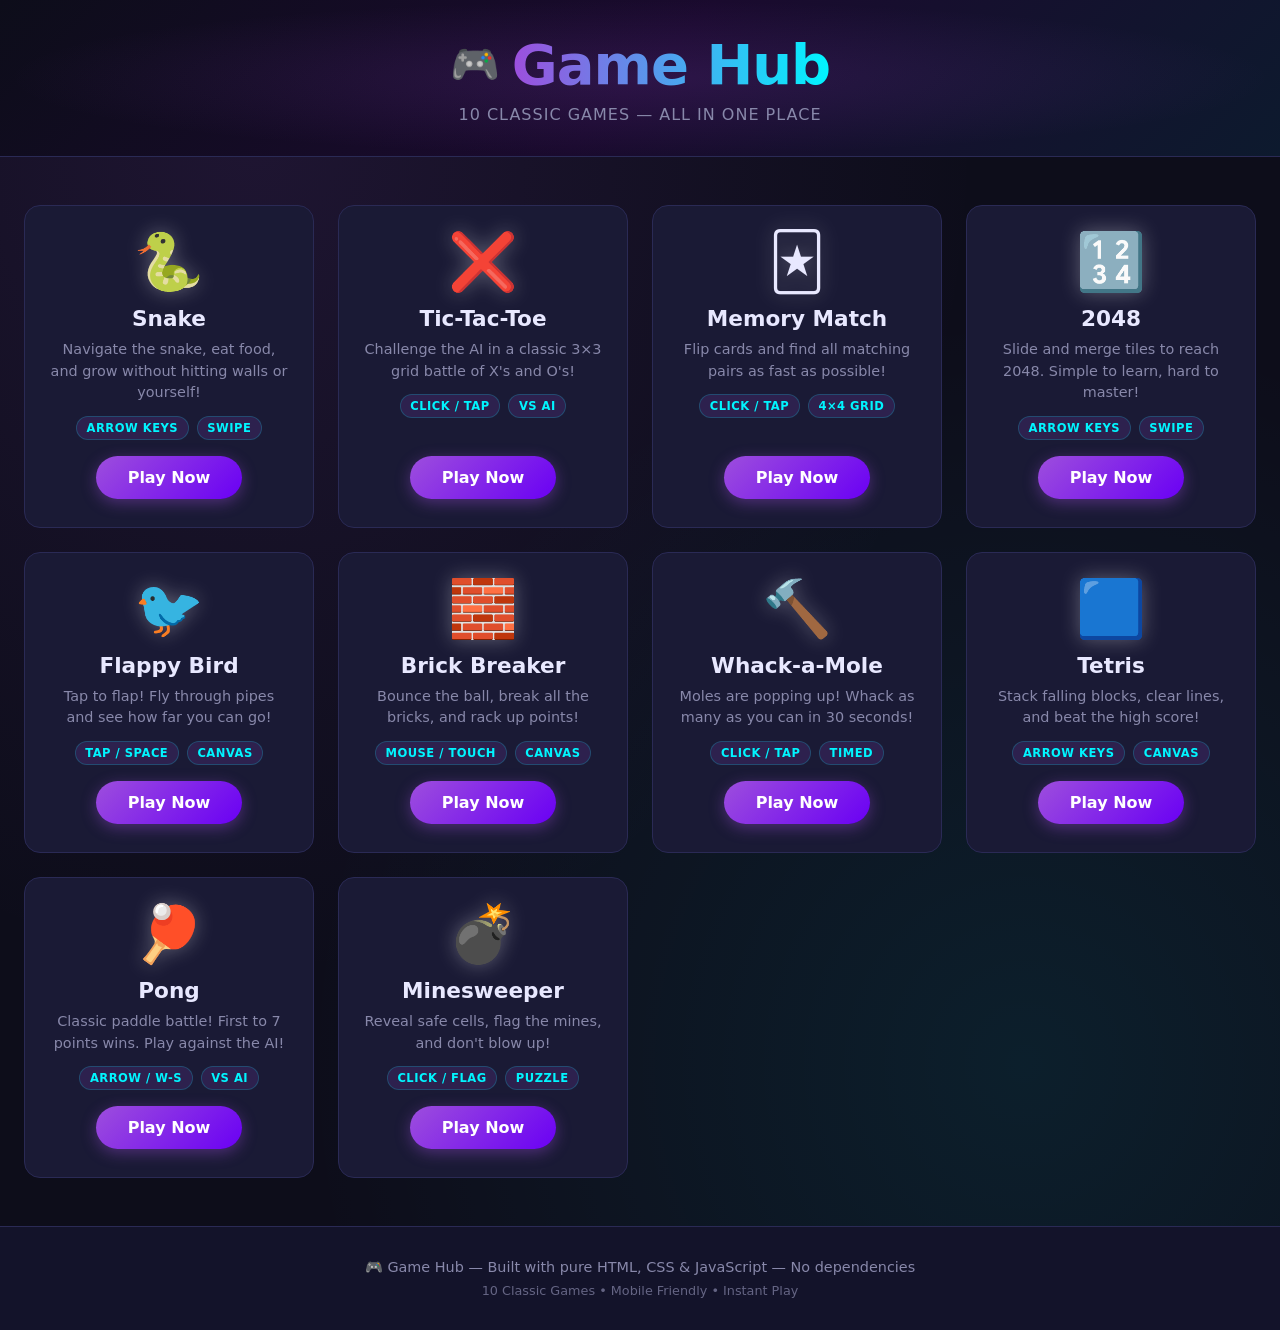
<file: index.html>
<!DOCTYPE html>
<html lang="en">
<head>
  <meta charset="UTF-8" />
  <meta name="viewport" content="width=device-width, initial-scale=1.0" />
  <title>🎮 Game Hub</title>
  <link rel="stylesheet" href="css/style.css" />
</head>
<body>
  <header class="site-header">
    <div class="header-inner">
      <div class="logo">
        <span class="logo-icon">🎮</span>
        <span class="logo-text">Game Hub</span>
      </div>
      <p class="header-tagline">10 Classic Games &mdash; All in One Place</p>
    </div>
  </header>

  <main class="hub-main">
    <div class="games-grid" id="gamesGrid">

      <div class="game-card" data-game="snake">
        <div class="card-icon">🐍</div>
        <div class="card-body">
          <h3 class="card-title">Snake</h3>
          <p class="card-desc">Navigate the snake, eat food, and grow without hitting walls or yourself!</p>
          <div class="card-tags"><span class="tag">Arrow Keys</span><span class="tag">Swipe</span></div>
        </div>
        <a href="games/snake/index.html" class="btn-play">Play Now</a>
      </div>

      <div class="game-card" data-game="tictactoe">
        <div class="card-icon">❌</div>
        <div class="card-body">
          <h3 class="card-title">Tic-Tac-Toe</h3>
          <p class="card-desc">Challenge the AI in a classic 3×3 grid battle of X's and O's!</p>
          <div class="card-tags"><span class="tag">Click / Tap</span><span class="tag">vs AI</span></div>
        </div>
        <a href="games/tictactoe/index.html" class="btn-play">Play Now</a>
      </div>

      <div class="game-card" data-game="memory">
        <div class="card-icon">🃏</div>
        <div class="card-body">
          <h3 class="card-title">Memory Match</h3>
          <p class="card-desc">Flip cards and find all matching pairs as fast as possible!</p>
          <div class="card-tags"><span class="tag">Click / Tap</span><span class="tag">4×4 Grid</span></div>
        </div>
        <a href="games/memory/index.html" class="btn-play">Play Now</a>
      </div>

      <div class="game-card" data-game="2048">
        <div class="card-icon">🔢</div>
        <div class="card-body">
          <h3 class="card-title">2048</h3>
          <p class="card-desc">Slide and merge tiles to reach 2048. Simple to learn, hard to master!</p>
          <div class="card-tags"><span class="tag">Arrow Keys</span><span class="tag">Swipe</span></div>
        </div>
        <a href="games/2048/index.html" class="btn-play">Play Now</a>
      </div>

      <div class="game-card" data-game="flappy">
        <div class="card-icon">🐦</div>
        <div class="card-body">
          <h3 class="card-title">Flappy Bird</h3>
          <p class="card-desc">Tap to flap! Fly through pipes and see how far you can go!</p>
          <div class="card-tags"><span class="tag">Tap / Space</span><span class="tag">Canvas</span></div>
        </div>
        <a href="games/flappy/index.html" class="btn-play">Play Now</a>
      </div>

      <div class="game-card" data-game="breakout">
        <div class="card-icon">🧱</div>
        <div class="card-body">
          <h3 class="card-title">Brick Breaker</h3>
          <p class="card-desc">Bounce the ball, break all the bricks, and rack up points!</p>
          <div class="card-tags"><span class="tag">Mouse / Touch</span><span class="tag">Canvas</span></div>
        </div>
        <a href="games/breakout/index.html" class="btn-play">Play Now</a>
      </div>

      <div class="game-card" data-game="whackamole">
        <div class="card-icon">🔨</div>
        <div class="card-body">
          <h3 class="card-title">Whack-a-Mole</h3>
          <p class="card-desc">Moles are popping up! Whack as many as you can in 30 seconds!</p>
          <div class="card-tags"><span class="tag">Click / Tap</span><span class="tag">Timed</span></div>
        </div>
        <a href="games/whackamole/index.html" class="btn-play">Play Now</a>
      </div>

      <div class="game-card" data-game="tetris">
        <div class="card-icon">🟦</div>
        <div class="card-body">
          <h3 class="card-title">Tetris</h3>
          <p class="card-desc">Stack falling blocks, clear lines, and beat the high score!</p>
          <div class="card-tags"><span class="tag">Arrow Keys</span><span class="tag">Canvas</span></div>
        </div>
        <a href="games/tetris/index.html" class="btn-play">Play Now</a>
      </div>

      <div class="game-card" data-game="pong">
        <div class="card-icon">🏓</div>
        <div class="card-body">
          <h3 class="card-title">Pong</h3>
          <p class="card-desc">Classic paddle battle! First to 7 points wins. Play against the AI!</p>
          <div class="card-tags"><span class="tag">Arrow / W-S</span><span class="tag">vs AI</span></div>
        </div>
        <a href="games/pong/index.html" class="btn-play">Play Now</a>
      </div>

      <div class="game-card" data-game="minesweeper">
        <div class="card-icon">💣</div>
        <div class="card-body">
          <h3 class="card-title">Minesweeper</h3>
          <p class="card-desc">Reveal safe cells, flag the mines, and don't blow up!</p>
          <div class="card-tags"><span class="tag">Click / Flag</span><span class="tag">Puzzle</span></div>
        </div>
        <a href="games/minesweeper/index.html" class="btn-play">Play Now</a>
      </div>

    </div>
  </main>

  <footer class="site-footer">
    <p>🎮 Game Hub &mdash; Built with pure HTML, CSS &amp; JavaScript &mdash; No dependencies</p>
    <p class="footer-sub">10 Classic Games &bull; Mobile Friendly &bull; Instant Play</p>
  </footer>

  <script src="js/app.js"></script>
</body>
</html>
</file>
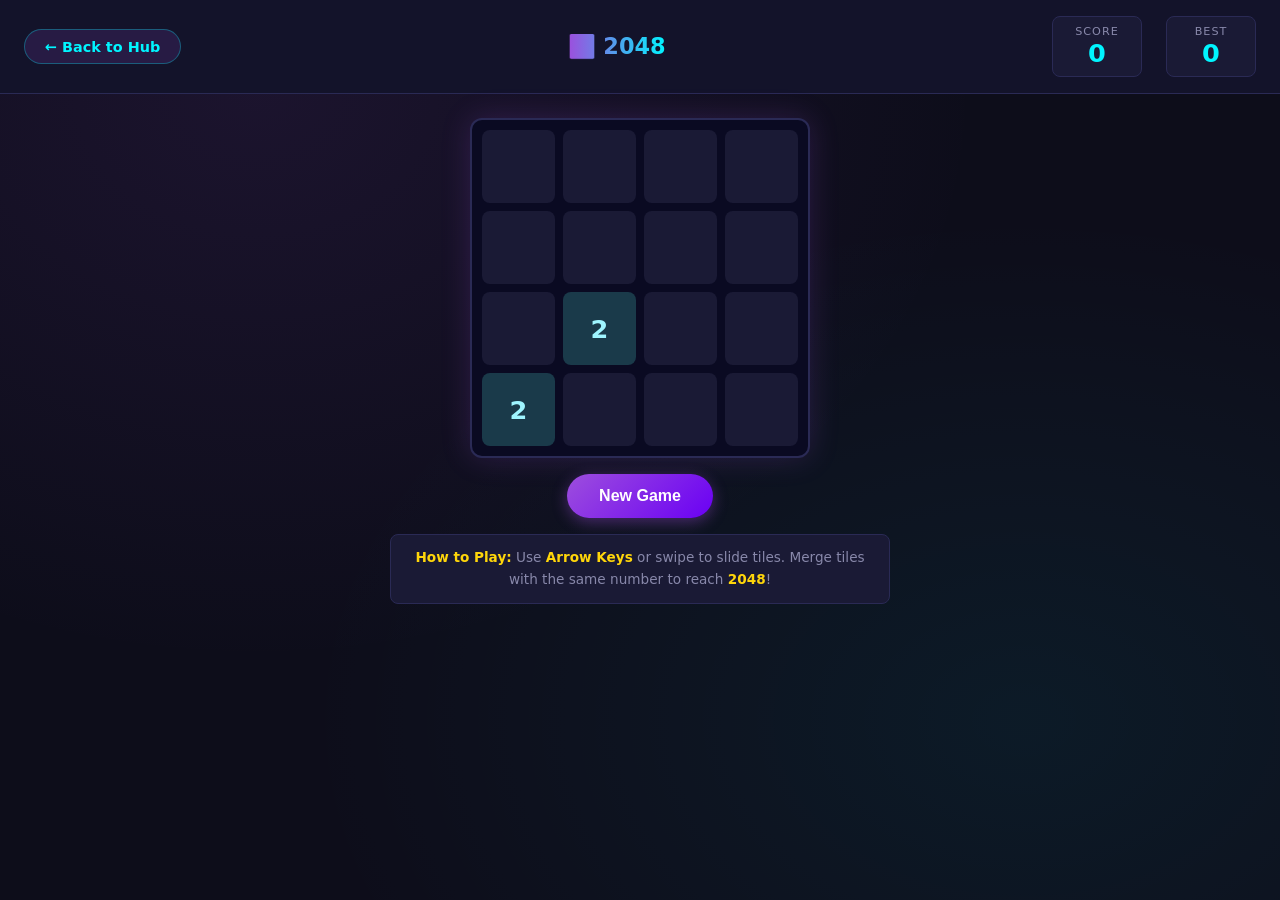
<file: games/2048/index.html>
<!DOCTYPE html>
<html lang="en">
<head>
  <meta charset="UTF-8"/>
  <meta name="viewport" content="width=device-width, initial-scale=1.0"/>
  <title>🔢 2048 – Game Hub</title>
  <link rel="stylesheet" href="../../css/style.css"/>
  <style>
    .board-2048 {
      display: grid;
      grid-template-columns: repeat(4, 1fr);
      gap: 8px;
      background: #0a0a22;
      padding: 10px;
      border-radius: 12px;
      width: min(340px, 88vw);
      border: 2px solid var(--border);
      box-shadow: 0 0 30px rgba(157,78,221,0.2);
    }
    .tile {
      aspect-ratio: 1;
      border-radius: 8px;
      display: flex;
      align-items: center;
      justify-content: center;
      font-size: clamp(1rem, 4vw, 1.6rem);
      font-weight: 900;
      transition: background 0.1s, transform 0.1s;
      background: #1a1a35;
      color: transparent;
      user-select: none;
    }
    .tile.new { animation: tileAppear 0.15s ease both; }
    @keyframes tileAppear {
      from { transform: scale(0.5); opacity:0; }
      to { transform: scale(1); opacity:1; }
    }
    .t-2    { background:#1a3a4a; color:#9ff5ff; }
    .t-4    { background:#1a4a3a; color:#9fffc4; }
    .t-8    { background:#3a4a1a; color:#d4ff9f; }
    .t-16   { background:#4a3a1a; color:#ffd49f; }
    .t-32   { background:#4a1a1a; color:#ff9f9f; }
    .t-64   { background:#4a1a3a; color:#ff9fd4; }
    .t-128  { background:#3a1a4a; color:#c49fff; }
    .t-256  { background:#1a1a4a; color:#9f9fff; }
    .t-512  { background:#1a3a4a; color:#9ff5ff; font-size:clamp(0.9rem,3.5vw,1.4rem); }
    .t-1024 { background:#0a2a3a; color:#00f5ff; font-size:clamp(0.75rem,3vw,1.1rem); }
    .t-2048 { background:#2a0a4a; color:#ffd60a; font-size:clamp(0.75rem,3vw,1.1rem);
              box-shadow: 0 0 20px rgba(255,214,10,0.7); animation: winGlow 1s ease infinite; }
    @keyframes winGlow { 0%,100%{box-shadow:0 0 20px rgba(255,214,10,0.7)} 50%{box-shadow:0 0 40px rgba(255,214,10,1)} }
  </style>
</head>
<body class="game-page">
  <nav class="game-nav">
    <a href="../../index.html" class="btn-back">← Back to Hub</a>
    <span class="game-nav-title">🔢 2048</span>
    <div class="score-panel">
      <div class="score-box">
        <div class="score-label">Score</div>
        <div class="score-value" id="score">0</div>
      </div>
      <div class="score-box">
        <div class="score-label">Best</div>
        <div class="score-value" id="best">0</div>
      </div>
    </div>
  </nav>

  <div class="game-container">
    <div class="board-2048" id="board"></div>

    <div style="display:flex;gap:1rem;">
      <button class="btn-action" id="newGameBtn">New Game</button>
    </div>

    <div class="how-to-play">
      <strong>How to Play:</strong> Use <strong>Arrow Keys</strong> or swipe to slide tiles.
      Merge tiles with the same number to reach <strong>2048</strong>!
    </div>
  </div>

  <script src="game.js"></script>
</body>
</html>
</file>
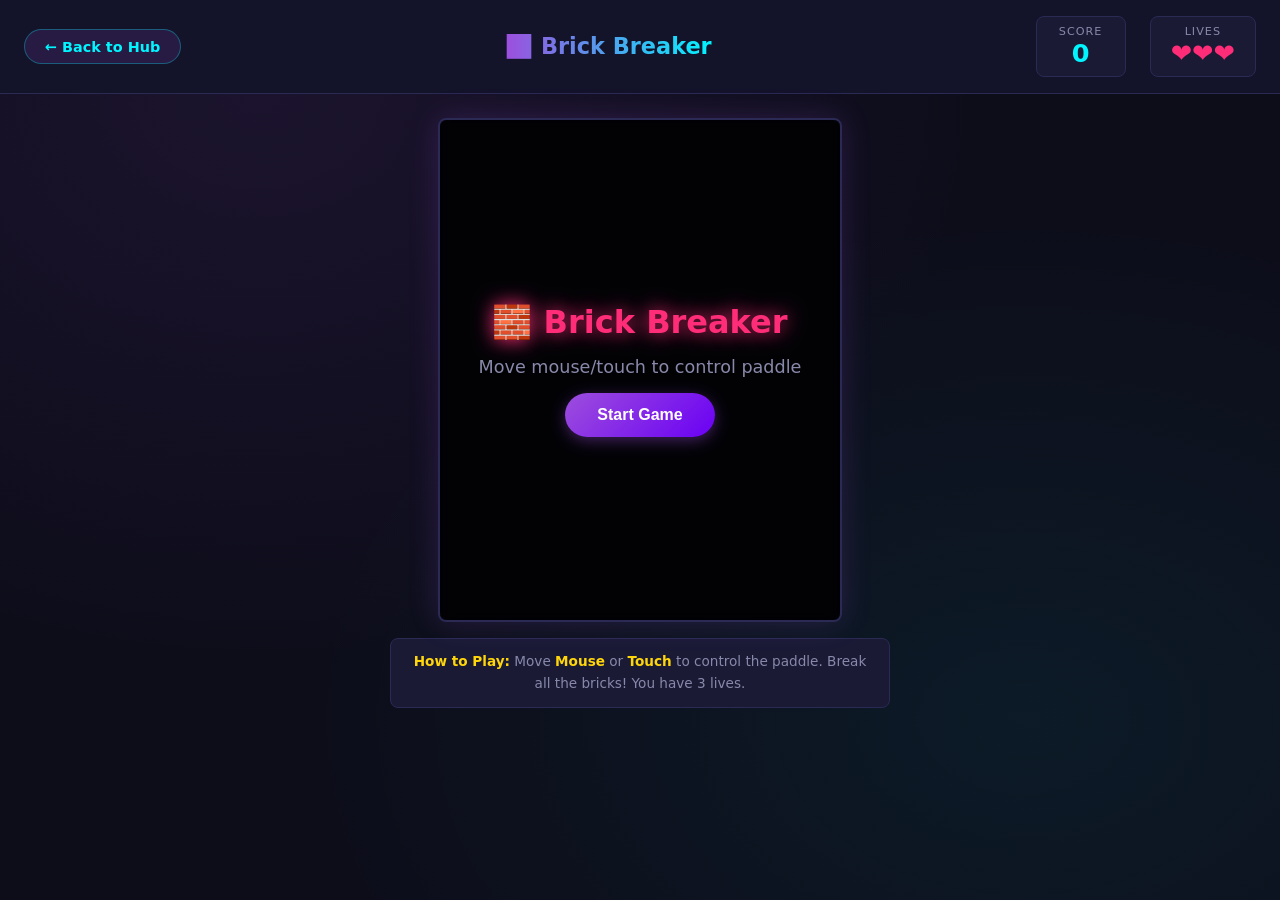
<file: games/breakout/index.html>
<!DOCTYPE html>
<html lang="en">
<head>
  <meta charset="UTF-8"/>
  <meta name="viewport" content="width=device-width, initial-scale=1.0"/>
  <title>🧱 Brick Breaker – Game Hub</title>
  <link rel="stylesheet" href="../../css/style.css"/>
</head>
<body class="game-page">
  <nav class="game-nav">
    <a href="../../index.html" class="btn-back">← Back to Hub</a>
    <span class="game-nav-title">🧱 Brick Breaker</span>
    <div class="score-panel">
      <div class="score-box">
        <div class="score-label">Score</div>
        <div class="score-value" id="score">0</div>
      </div>
      <div class="score-box">
        <div class="score-label">Lives</div>
        <div class="score-value" id="lives" style="color:var(--neon-pink)">❤️❤️❤️</div>
      </div>
    </div>
  </nav>

  <div class="game-container">
    <div class="canvas-wrapper" id="canvasWrapper">
      <canvas id="gameCanvas" width="400" height="500"></canvas>
      <div class="overlay" id="overlay">
        <div class="overlay-title">🧱 Brick Breaker</div>
        <div class="overlay-score" id="overlayMsg">Move mouse/touch to control paddle</div>
        <button class="btn-action" id="startBtn">Start Game</button>
      </div>
    </div>

    <div class="how-to-play">
      <strong>How to Play:</strong> Move <strong>Mouse</strong> or <strong>Touch</strong>
      to control the paddle. Break all the bricks! You have 3 lives.
    </div>
  </div>

  <script src="game.js"></script>
</body>
</html>
</file>
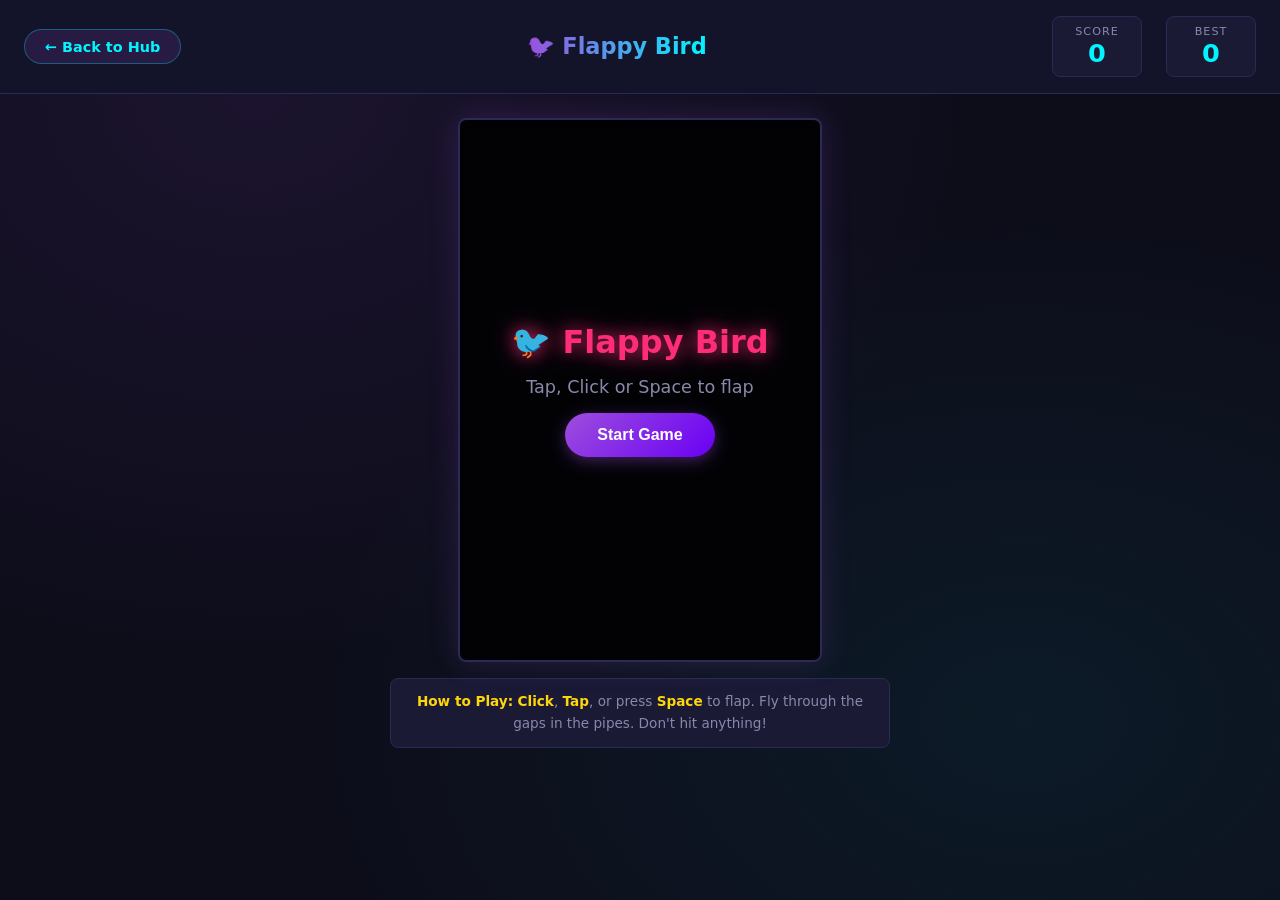
<file: games/flappy/index.html>
<!DOCTYPE html>
<html lang="en">
<head>
  <meta charset="UTF-8"/>
  <meta name="viewport" content="width=device-width, initial-scale=1.0"/>
  <title>🐦 Flappy Bird – Game Hub</title>
  <link rel="stylesheet" href="../../css/style.css"/>
</head>
<body class="game-page">
  <nav class="game-nav">
    <a href="../../index.html" class="btn-back">← Back to Hub</a>
    <span class="game-nav-title">🐦 Flappy Bird</span>
    <div class="score-panel">
      <div class="score-box">
        <div class="score-label">Score</div>
        <div class="score-value" id="score">0</div>
      </div>
      <div class="score-box">
        <div class="score-label">Best</div>
        <div class="score-value" id="best">0</div>
      </div>
    </div>
  </nav>

  <div class="game-container">
    <div class="canvas-wrapper" id="canvasWrapper">
      <canvas id="gameCanvas" width="360" height="540"></canvas>
      <div class="overlay" id="overlay">
        <div class="overlay-title">🐦 Flappy Bird</div>
        <div class="overlay-score" id="overlayMsg">Tap, Click or Space to flap</div>
        <button class="btn-action" id="startBtn">Start Game</button>
      </div>
    </div>

    <div class="how-to-play">
      <strong>How to Play:</strong> <strong>Click</strong>, <strong>Tap</strong>, or press
      <strong>Space</strong> to flap. Fly through the gaps in the pipes. Don't hit anything!
    </div>
  </div>

  <script src="game.js"></script>
</body>
</html>
</file>
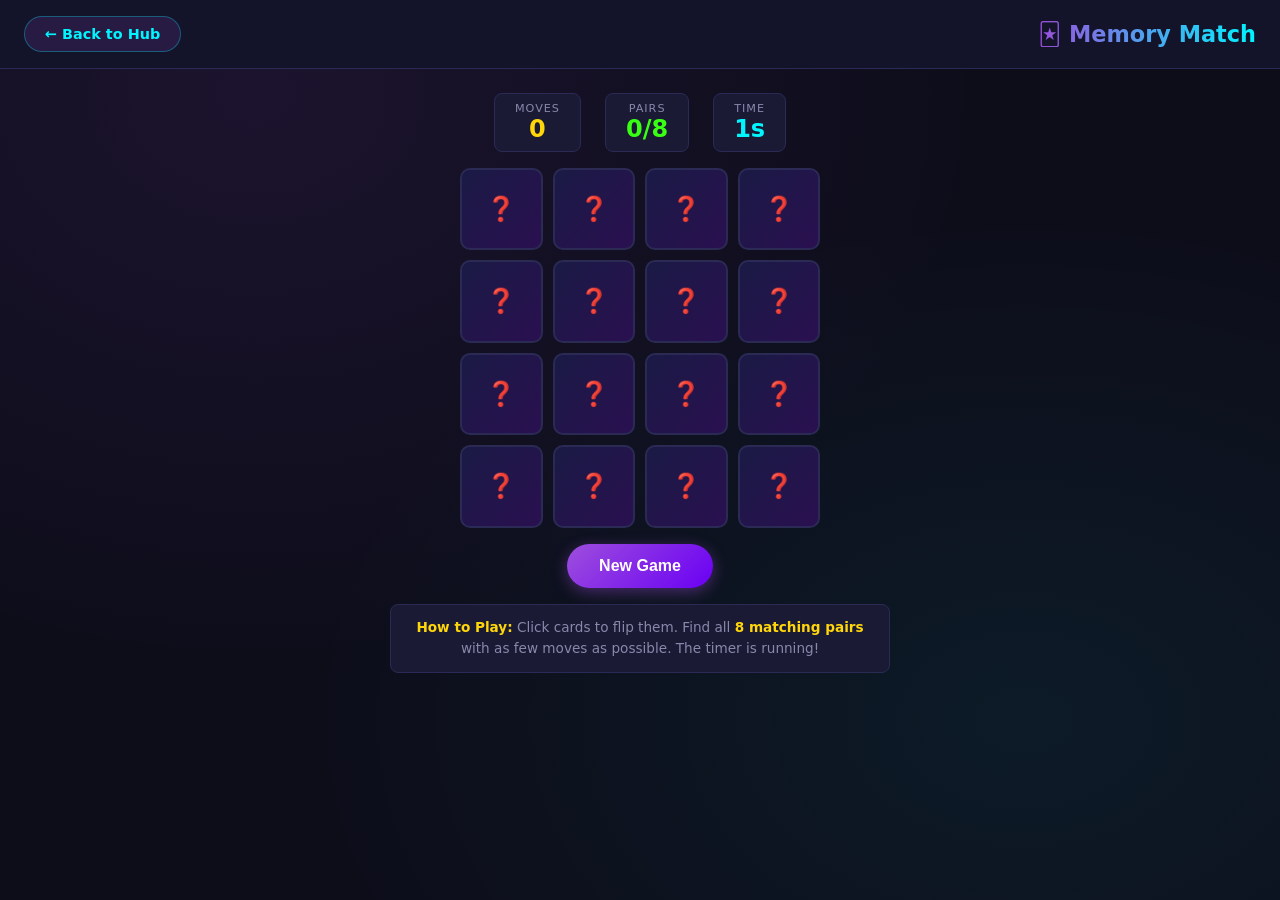
<file: games/memory/index.html>
<!DOCTYPE html>
<html lang="en">
<head>
  <meta charset="UTF-8"/>
  <meta name="viewport" content="width=device-width, initial-scale=1.0"/>
  <title>🃏 Memory Match – Game Hub</title>
  <link rel="stylesheet" href="../../css/style.css"/>
  <style>
    .memory-grid {
      display: grid;
      grid-template-columns: repeat(4, 1fr);
      gap: 10px;
      width: min(360px, 90vw);
    }
    .mem-card {
      aspect-ratio: 1;
      perspective: 600px;
      cursor: pointer;
      -webkit-tap-highlight-color: transparent;
    }
    .mem-card-inner {
      width: 100%; height: 100%;
      position: relative;
      transform-style: preserve-3d;
      transition: transform 0.4s ease;
      border-radius: 10px;
    }
    .mem-card.flipped .mem-card-inner { transform: rotateY(180deg); }
    .mem-card.matched .mem-card-inner { transform: rotateY(180deg); }
    .mem-card-front, .mem-card-back {
      position: absolute; inset: 0;
      border-radius: 10px;
      display: flex; align-items: center; justify-content: center;
      backface-visibility: hidden;
      -webkit-backface-visibility: hidden;
    }
    .mem-card-front {
      background: linear-gradient(135deg, #1a1a45, #2a1050);
      border: 2px solid var(--border);
      font-size: 1.5rem;
      color: var(--neon-purple);
    }
    .mem-card-back {
      background: var(--bg-card);
      border: 2px solid var(--neon-purple);
      transform: rotateY(180deg);
      font-size: clamp(1.4rem, 5vw, 2rem);
    }
    .mem-card.matched .mem-card-back {
      border-color: var(--neon-green);
      background: rgba(57,255,20,0.1);
      box-shadow: 0 0 12px rgba(57,255,20,0.4);
    }
    .mem-stats { display:flex; gap:1.5rem; flex-wrap:wrap; justify-content:center; }
    .mem-stat { text-align:center; min-width:70px; }
    .mem-stat .score-value { font-size:1.5rem; }
  </style>
</head>
<body class="game-page">
  <nav class="game-nav">
    <a href="../../index.html" class="btn-back">← Back to Hub</a>
    <span class="game-nav-title">🃏 Memory Match</span>
  </nav>

  <div class="game-container">
    <div class="mem-stats">
      <div class="mem-stat score-box">
        <div class="score-label">Moves</div>
        <div class="score-value" id="moves" style="color:var(--neon-yellow)">0</div>
      </div>
      <div class="mem-stat score-box">
        <div class="score-label">Pairs</div>
        <div class="score-value" id="pairs" style="color:var(--neon-green)">0/8</div>
      </div>
      <div class="mem-stat score-box">
        <div class="score-label">Time</div>
        <div class="score-value" id="timer" style="color:var(--neon-cyan)">0s</div>
      </div>
    </div>

    <div class="memory-grid" id="memoryGrid"></div>

    <div style="display:flex;gap:1rem;">
      <button class="btn-action" id="newGameBtn">New Game</button>
    </div>

    <div class="how-to-play">
      <strong>How to Play:</strong> Click cards to flip them. Find all
      <strong>8 matching pairs</strong> with as few moves as possible. The timer is running!
    </div>
  </div>

  <script src="game.js"></script>
</body>
</html>
</file>
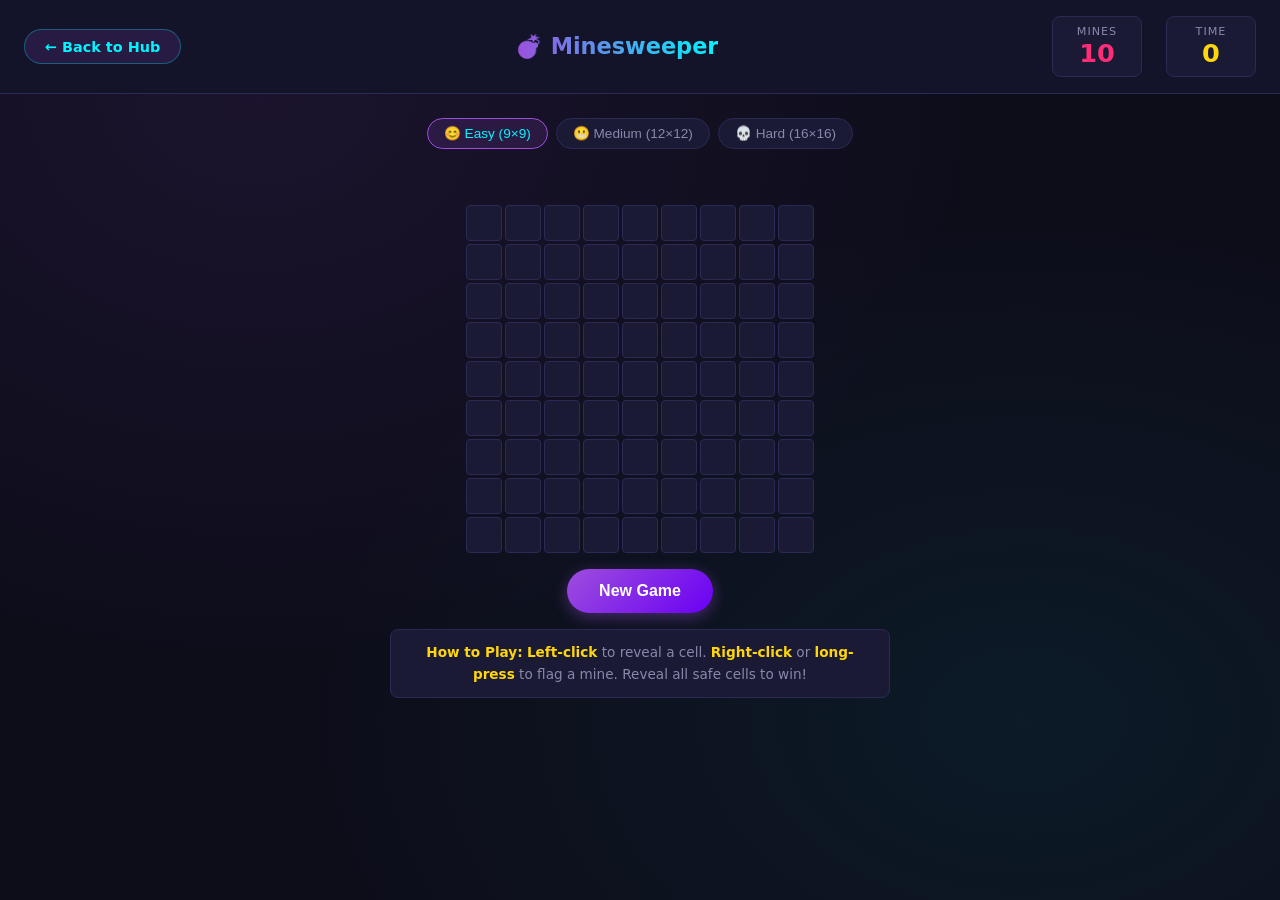
<file: games/minesweeper/index.html>
<!DOCTYPE html>
<html lang="en">
<head>
  <meta charset="UTF-8"/>
  <meta name="viewport" content="width=device-width, initial-scale=1.0"/>
  <title>💣 Minesweeper – Game Hub</title>
  <link rel="stylesheet" href="../../css/style.css"/>
  <style>
    .mine-grid {
      display: grid;
      gap: 3px;
      user-select: none;
      -webkit-user-select: none;
    }
    .mine-cell {
      aspect-ratio: 1;
      border-radius: 4px;
      display: flex;
      align-items: center;
      justify-content: center;
      font-weight: 700;
      cursor: pointer;
      border: 1px solid var(--border);
      background: var(--bg-card);
      font-size: clamp(0.65rem, 2.5vw, 1rem);
      transition: background 0.15s;
      -webkit-tap-highlight-color: transparent;
    }
    .mine-cell:hover { background: var(--bg-card-hover); }
    .mine-cell.revealed {
      background: #0a0a22;
      border-color: #1a1a3a;
      cursor: default;
    }
    .mine-cell.flagged {
      background: rgba(255,45,120,0.15);
      border-color: var(--neon-pink);
    }
    .mine-cell.mine-hit { background: rgba(255,45,120,0.4); animation: explode 0.4s ease; }
    @keyframes explode { 0%{transform:scale(1)} 50%{transform:scale(1.3)} 100%{transform:scale(1)} }
    .mine-cell.mine-shown { background: rgba(255,45,120,0.2); }

    .n1{color:#00f5ff} .n2{color:#39ff14} .n3{color:#ff8c00}
    .n4{color:#9d4edd} .n5{color:#ff2d78} .n6{color:#ffd60a}
    .n7{color:#fff} .n8{color:#aaa}

    .diff-btns { display:flex; gap:0.5rem; flex-wrap:wrap; justify-content:center; }
    .diff-btn {
      padding: 0.4rem 1rem;
      border-radius: 50px;
      border: 1px solid var(--border);
      background: var(--bg-card);
      color: var(--text-muted);
      cursor: pointer;
      font-size: 0.85rem;
      transition: 0.2s;
    }
    .diff-btn.active, .diff-btn:hover {
      border-color: var(--neon-purple);
      color: var(--neon-cyan);
      background: rgba(157,78,221,0.15);
    }
    .status-banner { font-size:1.1rem; font-weight:700; min-height:1.5rem; text-align:center; }
  </style>
</head>
<body class="game-page">
  <nav class="game-nav">
    <a href="../../index.html" class="btn-back">← Back to Hub</a>
    <span class="game-nav-title">💣 Minesweeper</span>
    <div class="score-panel">
      <div class="score-box">
        <div class="score-label">Mines</div>
        <div class="score-value" id="mineCount" style="color:var(--neon-pink)">10</div>
      </div>
      <div class="score-box">
        <div class="score-label">Time</div>
        <div class="score-value" id="timer" style="color:var(--neon-yellow)">0</div>
      </div>
    </div>
  </nav>

  <div class="game-container">
    <div class="diff-btns">
      <button class="diff-btn active" data-diff="easy">😊 Easy (9×9)</button>
      <button class="diff-btn" data-diff="medium">😬 Medium (12×12)</button>
      <button class="diff-btn" data-diff="hard">💀 Hard (16×16)</button>
    </div>

    <div class="status-banner" id="statusBanner"></div>

    <div class="mine-grid" id="mineGrid"></div>

    <div style="display:flex;gap:1rem;flex-wrap:wrap;justify-content:center;">
      <button class="btn-action" id="newGameBtn">New Game</button>
    </div>

    <div class="how-to-play">
      <strong>How to Play:</strong> <strong>Left-click</strong> to reveal a cell.
      <strong>Right-click</strong> or <strong>long-press</strong> to flag a mine.
      Reveal all safe cells to win!
    </div>
  </div>

  <script src="game.js"></script>
</body>
</html>
</file>
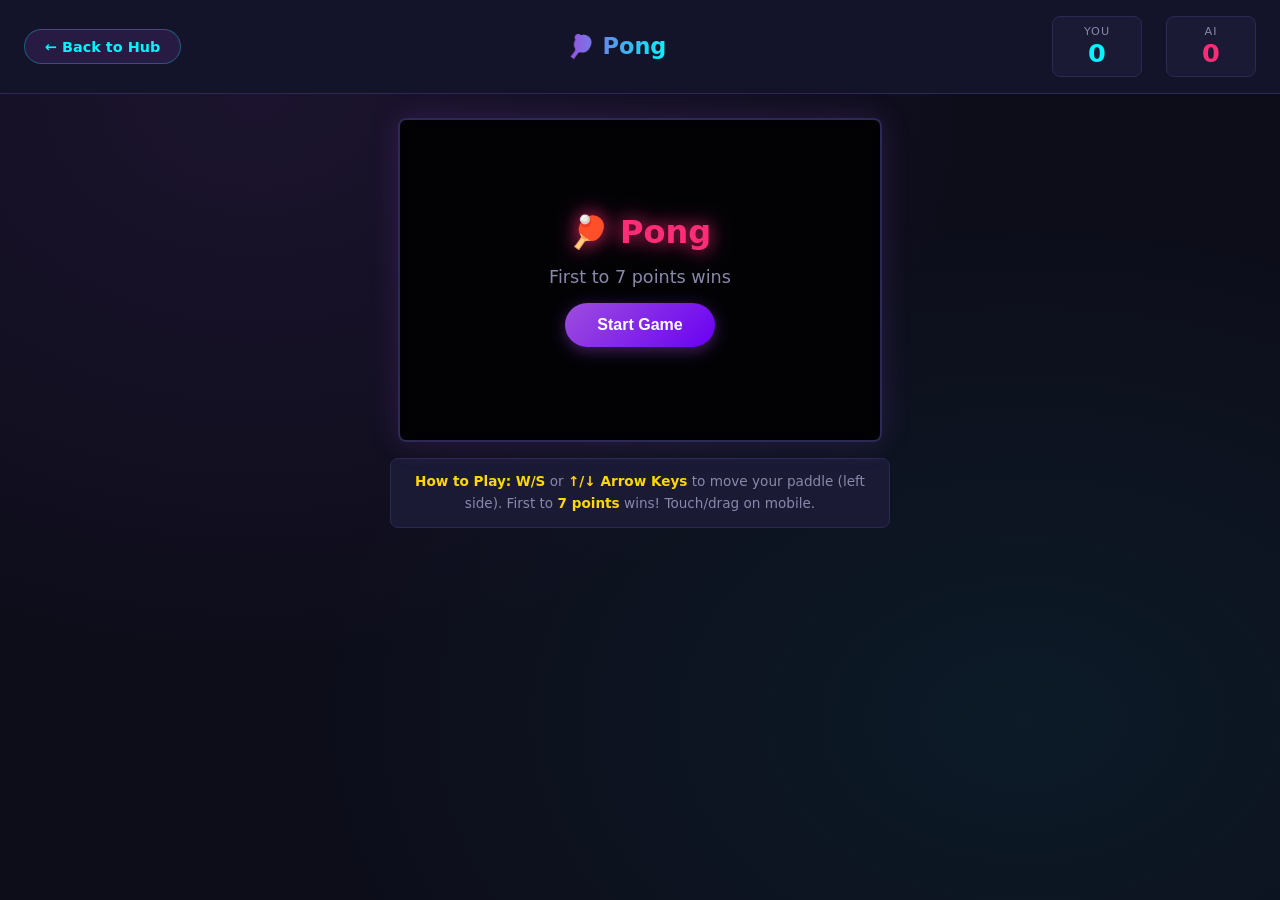
<file: games/pong/index.html>
<!DOCTYPE html>
<html lang="en">
<head>
  <meta charset="UTF-8"/>
  <meta name="viewport" content="width=device-width, initial-scale=1.0"/>
  <title>🏓 Pong – Game Hub</title>
  <link rel="stylesheet" href="../../css/style.css"/>
</head>
<body class="game-page">
  <nav class="game-nav">
    <a href="../../index.html" class="btn-back">← Back to Hub</a>
    <span class="game-nav-title">🏓 Pong</span>
    <div class="score-panel">
      <div class="score-box">
        <div class="score-label">You</div>
        <div class="score-value" id="playerScore" style="color:var(--neon-cyan)">0</div>
      </div>
      <div class="score-box">
        <div class="score-label">AI</div>
        <div class="score-value" id="aiScore" style="color:var(--neon-pink)">0</div>
      </div>
    </div>
  </nav>

  <div class="game-container">
    <div class="canvas-wrapper" id="canvasWrapper">
      <canvas id="gameCanvas" width="480" height="320"></canvas>
      <div class="overlay" id="overlay">
        <div class="overlay-title">🏓 Pong</div>
        <div class="overlay-score" id="overlayMsg">First to 7 points wins</div>
        <button class="btn-action" id="startBtn">Start Game</button>
      </div>
    </div>

    <div class="how-to-play">
      <strong>How to Play:</strong> <strong>W/S</strong> or <strong>↑/↓ Arrow Keys</strong>
      to move your paddle (left side). First to <strong>7 points</strong> wins!
      Touch/drag on mobile.
    </div>
  </div>

  <script src="game.js"></script>
</body>
</html>
</file>
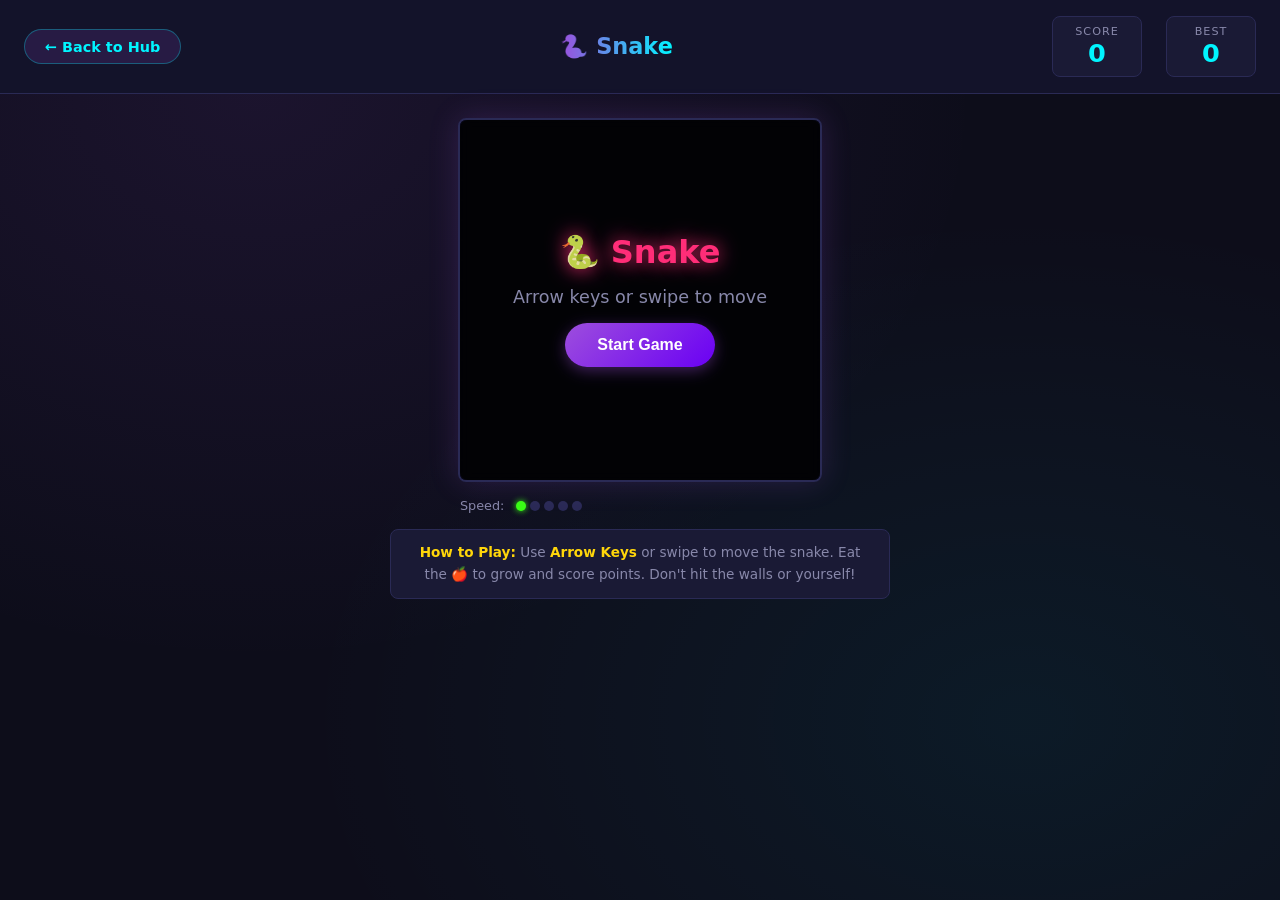
<file: games/snake/index.html>
<!DOCTYPE html>
<html lang="en">
<head>
  <meta charset="UTF-8"/>
  <meta name="viewport" content="width=device-width, initial-scale=1.0"/>
  <title>🐍 Snake – Game Hub</title>
  <link rel="stylesheet" href="../../css/style.css"/>
  <style>
    #gameCanvas { border-radius: 4px; }
    .speed-bar { width:100%; max-width:360px; display:flex; align-items:center; gap:0.75rem; }
    .speed-bar label { font-size:.8rem; color:var(--text-muted); white-space:nowrap; }
    .speed-dots { display:flex; gap:4px; }
    .dot { width:10px; height:10px; border-radius:50%; background:var(--border); transition:.3s; }
    .dot.active { background:var(--neon-green); box-shadow:0 0 6px var(--neon-green); }
  </style>
</head>
<body class="game-page">
  <nav class="game-nav">
    <a href="../../index.html" class="btn-back">← Back to Hub</a>
    <span class="game-nav-title">🐍 Snake</span>
    <div class="score-panel">
      <div class="score-box">
        <div class="score-label">Score</div>
        <div class="score-value" id="score">0</div>
      </div>
      <div class="score-box">
        <div class="score-label">Best</div>
        <div class="score-value" id="best">0</div>
      </div>
    </div>
  </nav>

  <div class="game-container">
    <div class="canvas-wrapper" id="canvasWrapper">
      <canvas id="gameCanvas" width="360" height="360"></canvas>
      <div class="overlay" id="overlay">
        <div class="overlay-title" id="overlayTitle">🐍 Snake</div>
        <div class="overlay-score" id="overlayScore">Arrow keys or swipe to move</div>
        <button class="btn-action" id="startBtn">Start Game</button>
      </div>
    </div>

    <div class="speed-bar">
      <label>Speed:</label>
      <div class="speed-dots" id="speedDots">
        <div class="dot active" id="d0"></div>
        <div class="dot" id="d1"></div>
        <div class="dot" id="d2"></div>
        <div class="dot" id="d3"></div>
        <div class="dot" id="d4"></div>
      </div>
    </div>

    <!-- Mobile D-Pad -->
    <div class="mobile-controls">
      <div class="dpad">
        <div class="dpad-btn empty"></div>
        <button class="dpad-btn" id="dUp">▲</button>
        <div class="dpad-btn empty"></div>
        <button class="dpad-btn" id="dLeft">◀</button>
        <div class="dpad-btn empty"></div>
        <button class="dpad-btn" id="dRight">▶</button>
        <div class="dpad-btn empty"></div>
        <button class="dpad-btn" id="dDown">▼</button>
        <div class="dpad-btn empty"></div>
      </div>
    </div>

    <div class="how-to-play">
      <strong>How to Play:</strong> Use <strong>Arrow Keys</strong> or swipe to move the snake.
      Eat the 🍎 to grow and score points. Don't hit the walls or yourself!
    </div>
  </div>

  <script src="game.js"></script>
</body>
</html>
</file>
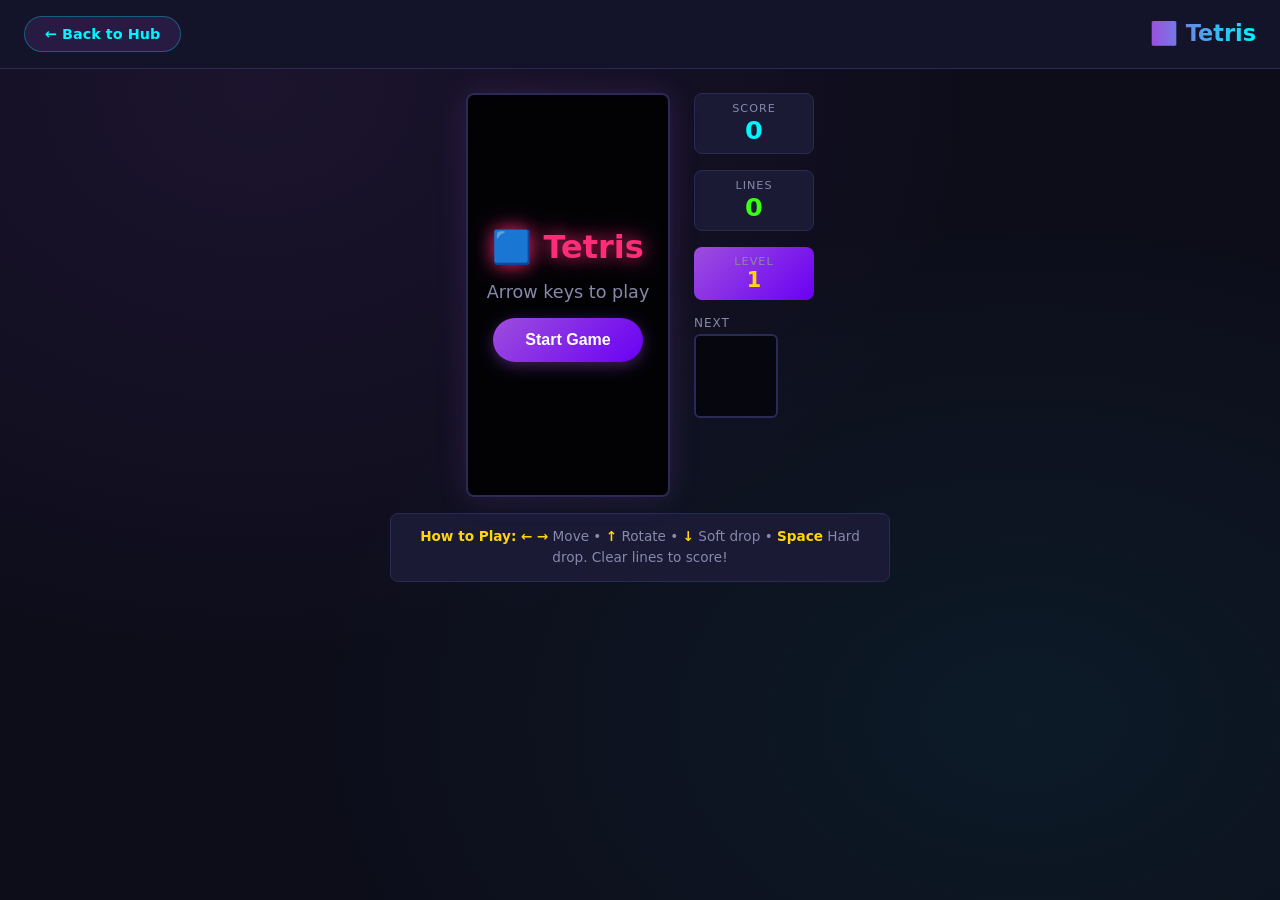
<file: games/tetris/index.html>
<!DOCTYPE html>
<html lang="en">
<head>
  <meta charset="UTF-8"/>
  <meta name="viewport" content="width=device-width, initial-scale=1.0"/>
  <title>🟦 Tetris – Game Hub</title>
  <link rel="stylesheet" href="../../css/style.css"/>
  <style>
    .tetris-layout {
      display: flex;
      gap: 1.5rem;
      align-items: flex-start;
      justify-content: center;
      flex-wrap: wrap;
    }
    .side-panel {
      display: flex;
      flex-direction: column;
      gap: 1rem;
      min-width: 120px;
    }
    .next-label, .panel-label {
      font-size: 0.75rem;
      text-transform: uppercase;
      letter-spacing: 1px;
      color: var(--text-muted);
      margin-bottom: 0.25rem;
    }
    #nextCanvas { border: 2px solid var(--border); border-radius: 6px; background: #06060f; }
    .level-badge {
      background: linear-gradient(135deg, var(--neon-purple), #6a00f4);
      border-radius: 8px;
      padding: 0.5rem 1rem;
      text-align: center;
    }
    .level-badge .score-value { font-size: 1.3rem; }
    /* Mobile controls */
    .tetris-controls {
      display: none;
      gap: 0.5rem;
      flex-direction: column;
      align-items: center;
      margin-top: 0.5rem;
    }
    @media (pointer: coarse) { .tetris-controls { display: flex; } }
    .ctrl-row { display: flex; gap: 0.5rem; }
    .ctrl-btn {
      width: 52px; height: 52px;
      background: rgba(157,78,221,0.2);
      border: 1px solid rgba(157,78,221,0.4);
      border-radius: 10px;
      font-size: 1.3rem;
      cursor: pointer;
      display: flex;
      align-items: center;
      justify-content: center;
      -webkit-tap-highlight-color: transparent;
      user-select: none;
      color: var(--text-primary);
    }
    .ctrl-btn:active { background: rgba(157,78,221,0.5); }
  </style>
</head>
<body class="game-page">
  <nav class="game-nav">
    <a href="../../index.html" class="btn-back">← Back to Hub</a>
    <span class="game-nav-title">🟦 Tetris</span>
  </nav>

  <div class="game-container">
    <div class="tetris-layout">
      <div class="canvas-wrapper" id="canvasWrapper">
        <canvas id="gameCanvas" width="200" height="400"></canvas>
        <div class="overlay" id="overlay">
          <div class="overlay-title">🟦 Tetris</div>
          <div class="overlay-score" id="overlayMsg">Arrow keys to play</div>
          <button class="btn-action" id="startBtn">Start Game</button>
        </div>
      </div>

      <div class="side-panel">
        <div class="score-box">
          <div class="score-label">Score</div>
          <div class="score-value" id="score">0</div>
        </div>
        <div class="score-box">
          <div class="score-label">Lines</div>
          <div class="score-value" id="lines" style="color:var(--neon-green)">0</div>
        </div>
        <div class="level-badge">
          <div class="score-label">Level</div>
          <div class="score-value" id="level" style="color:var(--neon-yellow)">1</div>
        </div>
        <div>
          <div class="next-label">Next</div>
          <canvas id="nextCanvas" width="80" height="80"></canvas>
        </div>
      </div>
    </div>

    <!-- Mobile controls -->
    <div class="tetris-controls">
      <div class="ctrl-row">
        <button class="ctrl-btn" id="cRotate">🔄</button>
      </div>
      <div class="ctrl-row">
        <button class="ctrl-btn" id="cLeft">◀</button>
        <button class="ctrl-btn" id="cDown">▼</button>
        <button class="ctrl-btn" id="cRight">▶</button>
      </div>
    </div>

    <div class="how-to-play">
      <strong>How to Play:</strong>
      <strong>← →</strong> Move &bull; <strong>↑</strong> Rotate &bull; <strong>↓</strong> Soft drop &bull;
      <strong>Space</strong> Hard drop. Clear lines to score!
    </div>
  </div>

  <script src="game.js"></script>
</body>
</html>
</file>
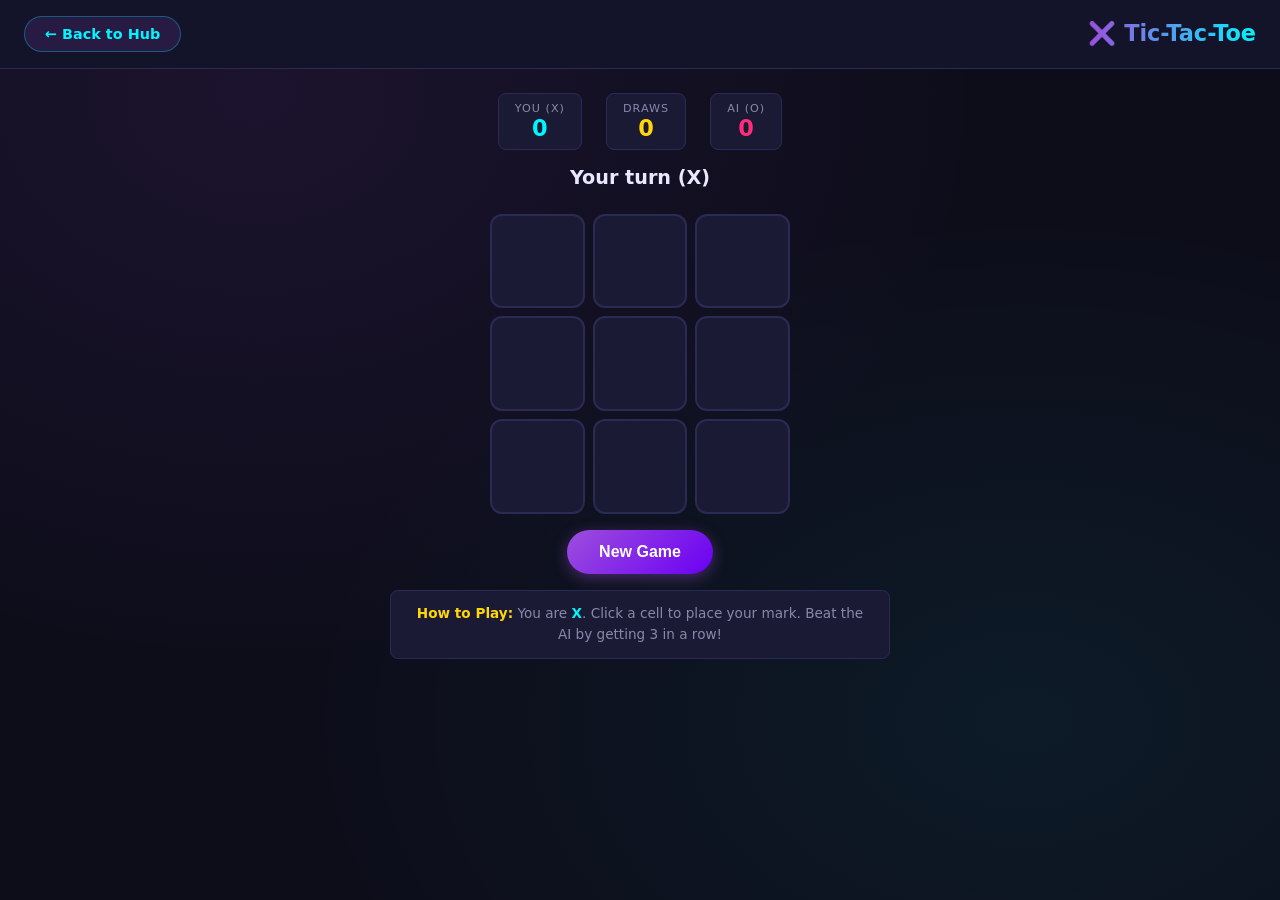
<file: games/tictactoe/index.html>
<!DOCTYPE html>
<html lang="en">
<head>
  <meta charset="UTF-8"/>
  <meta name="viewport" content="width=device-width, initial-scale=1.0"/>
  <title>❌ Tic-Tac-Toe – Game Hub</title>
  <link rel="stylesheet" href="../../css/style.css"/>
  <style>
    .ttt-board {
      display: grid;
      grid-template-columns: repeat(3, 1fr);
      gap: 8px;
      width: min(300px, 80vw);
    }
    .ttt-cell {
      aspect-ratio: 1;
      background: var(--bg-card);
      border: 2px solid var(--border);
      border-radius: 12px;
      font-size: clamp(2rem, 10vw, 3.5rem);
      display: flex;
      align-items: center;
      justify-content: center;
      cursor: pointer;
      transition: all 0.2s;
      user-select: none;
      -webkit-tap-highlight-color: transparent;
    }
    .ttt-cell:hover:not(.filled) {
      border-color: var(--neon-purple);
      background: var(--bg-card-hover);
      box-shadow: 0 0 15px rgba(157,78,221,0.3);
    }
    .ttt-cell.X { color: var(--neon-cyan); border-color: var(--neon-cyan); }
    .ttt-cell.O { color: var(--neon-pink); border-color: var(--neon-pink); }
    .ttt-cell.win { animation: winPulse 0.5s ease both; }
    @keyframes winPulse {
      0%,100% { transform: scale(1); }
      50% { transform: scale(1.15); }
    }
    .status-msg {
      font-size: 1.2rem;
      font-weight: 700;
      min-height: 2rem;
      text-align: center;
    }
    .tally {
      display: flex;
      gap: 1.5rem;
      justify-content: center;
    }
    .tally-box {
      text-align: center;
      min-width: 70px;
      background: var(--bg-card);
      border: 1px solid var(--border);
      border-radius: 8px;
      padding: 0.5rem 1rem;
    }
    .tally-box .score-value { font-size: 1.4rem; }
  </style>
</head>
<body class="game-page">
  <nav class="game-nav">
    <a href="../../index.html" class="btn-back">← Back to Hub</a>
    <span class="game-nav-title">❌ Tic-Tac-Toe</span>
  </nav>

  <div class="game-container">
    <div class="tally">
      <div class="tally-box">
        <div class="score-label">You (X)</div>
        <div class="score-value" id="playerScore" style="color:var(--neon-cyan)">0</div>
      </div>
      <div class="tally-box">
        <div class="score-label">Draws</div>
        <div class="score-value" id="drawScore" style="color:var(--neon-yellow)">0</div>
      </div>
      <div class="tally-box">
        <div class="score-label">AI (O)</div>
        <div class="score-value" id="aiScore" style="color:var(--neon-pink)">0</div>
      </div>
    </div>

    <div class="status-msg" id="statusMsg">Your turn (X)</div>

    <div class="ttt-board" id="board"></div>

    <div style="display:flex;gap:1rem;">
      <button class="btn-action" id="restartBtn">New Game</button>
    </div>

    <div class="how-to-play">
      <strong>How to Play:</strong> You are <strong style="color:var(--neon-cyan)">X</strong>.
      Click a cell to place your mark. Beat the AI by getting 3 in a row!
    </div>
  </div>

  <script src="game.js"></script>
</body>
</html>
</file>
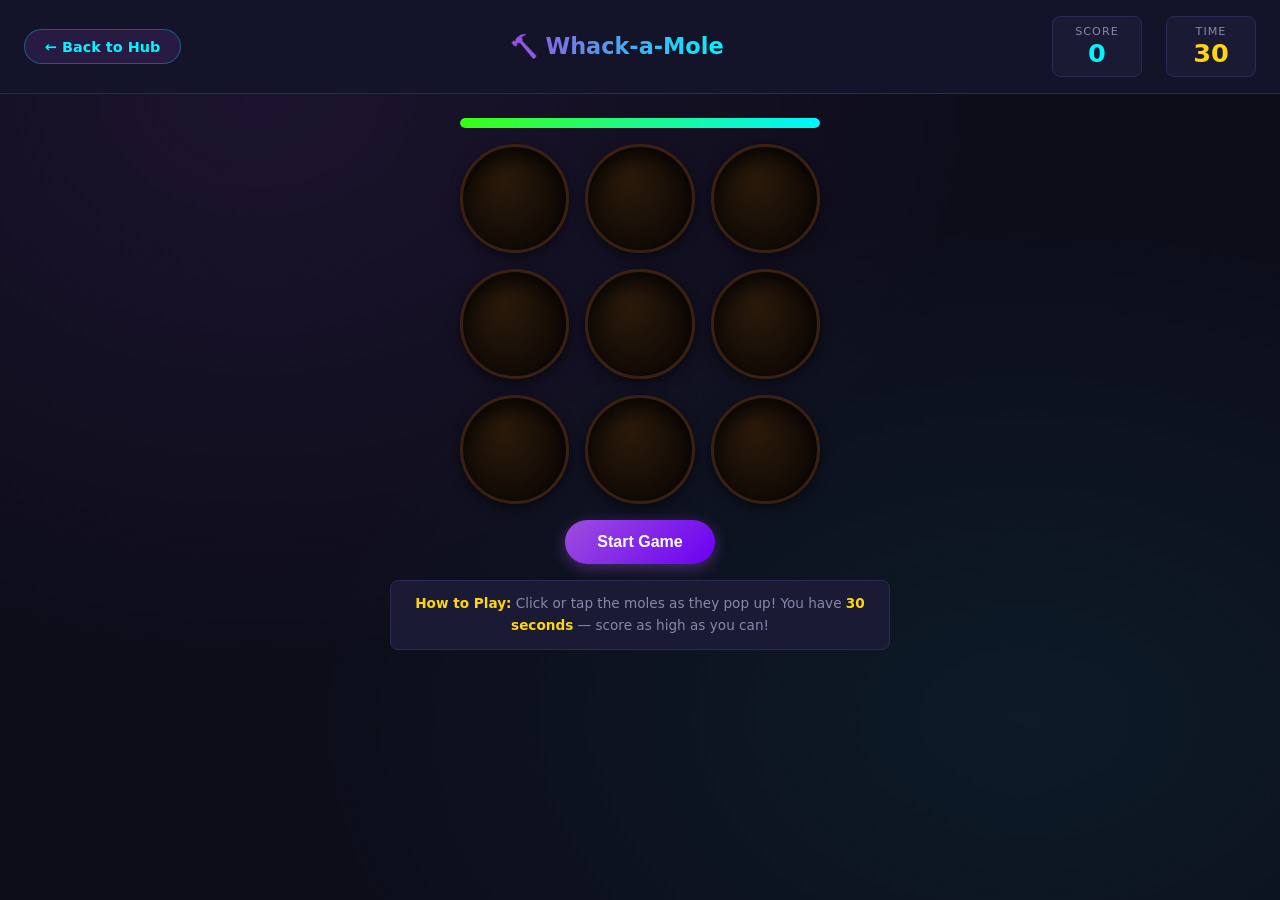
<file: games/whackamole/index.html>
<!DOCTYPE html>
<html lang="en">
<head>
  <meta charset="UTF-8"/>
  <meta name="viewport" content="width=device-width, initial-scale=1.0"/>
  <title>🔨 Whack-a-Mole – Game Hub</title>
  <link rel="stylesheet" href="../../css/style.css"/>
  <style>
    .mole-grid {
      display: grid;
      grid-template-columns: repeat(3, 1fr);
      gap: 16px;
      width: min(360px, 90vw);
    }
    .hole {
      aspect-ratio: 1;
      background: radial-gradient(ellipse at 40% 30%, #2a1a0a, #0a0505);
      border-radius: 50%;
      border: 3px solid #3a2010;
      display: flex;
      align-items: flex-end;
      justify-content: center;
      overflow: hidden;
      position: relative;
      cursor: pointer;
      -webkit-tap-highlight-color: transparent;
      box-shadow: inset 0 8px 20px rgba(0,0,0,0.8), 0 4px 12px rgba(0,0,0,0.5);
    }
    .mole {
      font-size: clamp(2rem, 8vw, 3.2rem);
      position: absolute;
      bottom: -100%;
      transition: bottom 0.12s ease-out;
      user-select: none;
      line-height: 1;
      filter: drop-shadow(0 -2px 4px rgba(0,0,0,0.5));
    }
    .hole.active .mole { bottom: 5%; }
    .hole.whacked .mole {
      bottom: 5%;
      animation: whackAnim 0.3s ease forwards;
    }
    @keyframes whackAnim {
      0%   { transform: scale(1) rotate(0); opacity: 1; }
      50%  { transform: scale(1.4) rotate(20deg); opacity: 0.7; }
      100% { transform: scale(0.3) rotate(-20deg) translateY(40px); opacity: 0; }
    }
    .timer-bar {
      width: min(360px, 90vw);
      height: 10px;
      background: var(--border);
      border-radius: 5px;
      overflow: hidden;
    }
    .timer-fill {
      height: 100%;
      background: linear-gradient(90deg, var(--neon-green), var(--neon-cyan));
      border-radius: 5px;
      transition: width 0.1s linear, background 0.5s;
    }
    .timer-fill.low { background: linear-gradient(90deg, var(--neon-pink), #ff8c00); }
    .game-over-msg { font-size:1.8rem; font-weight:900; color:var(--neon-pink); display:none; }
  </style>
</head>
<body class="game-page">
  <nav class="game-nav">
    <a href="../../index.html" class="btn-back">← Back to Hub</a>
    <span class="game-nav-title">🔨 Whack-a-Mole</span>
    <div class="score-panel">
      <div class="score-box">
        <div class="score-label">Score</div>
        <div class="score-value" id="score">0</div>
      </div>
      <div class="score-box">
        <div class="score-label">Time</div>
        <div class="score-value" id="timer" style="color:var(--neon-yellow)">30</div>
      </div>
    </div>
  </nav>

  <div class="game-container">
    <div class="timer-bar"><div class="timer-fill" id="timerFill"></div></div>

    <div class="mole-grid" id="moleGrid"></div>

    <div class="game-over-msg" id="gameOverMsg"></div>

    <button class="btn-action" id="startBtn">Start Game</button>

    <div class="how-to-play">
      <strong>How to Play:</strong> Click or tap the moles as they pop up!
      You have <strong>30 seconds</strong> — score as high as you can!
    </div>
  </div>

  <script src="game.js"></script>
</body>
</html>
</file>
<file: css/style.css>
/* ============================================================
   Game Hub – Main Stylesheet
   Dark gaming theme with neon accents, responsive grid
   ============================================================ */

/* ---------- Reset & Base ---------- */
*, *::before, *::after { box-sizing: border-box; margin: 0; padding: 0; }

:root {
  --bg-primary:   #0d0d1a;
  --bg-secondary: #13132a;
  --bg-card:      #1a1a35;
  --bg-card-hover:#20204a;
  --neon-purple:  #9d4edd;
  --neon-cyan:    #00f5ff;
  --neon-green:   #39ff14;
  --neon-pink:    #ff2d78;
  --neon-yellow:  #ffd60a;
  --text-primary: #e8e8ff;
  --text-muted:   #8888aa;
  --border:       #2a2a55;
  --radius:       16px;
  --radius-sm:    8px;
  --shadow:       0 8px 32px rgba(0,0,0,0.5);
  --shadow-neon:  0 0 20px rgba(157,78,221,0.4);
  --transition:   0.3s cubic-bezier(0.4,0,0.2,1);
}

html { scroll-behavior: smooth; }

body {
  font-family: 'Segoe UI', system-ui, -apple-system, sans-serif;
  background: var(--bg-primary);
  color: var(--text-primary);
  min-height: 100vh;
  background-image:
    radial-gradient(ellipse at 20% 10%, rgba(157,78,221,0.12) 0%, transparent 50%),
    radial-gradient(ellipse at 80% 80%, rgba(0,245,255,0.08) 0%, transparent 50%);
}

/* ---------- Header ---------- */
.site-header {
  background: linear-gradient(135deg, #0d0d1a 0%, #1a0a2e 50%, #0d1a2e 100%);
  border-bottom: 1px solid var(--border);
  padding: 2rem 1.5rem;
  text-align: center;
  position: relative;
  overflow: hidden;
}

.site-header::before {
  content: '';
  position: absolute;
  inset: 0;
  background: radial-gradient(ellipse at center, rgba(157,78,221,0.15) 0%, transparent 70%);
  pointer-events: none;
}

.header-inner { position: relative; z-index: 1; }

.logo {
  display: flex;
  align-items: center;
  justify-content: center;
  gap: 0.75rem;
  margin-bottom: 0.5rem;
}

.logo-icon {
  font-size: 2.5rem;
  animation: floatIcon 3s ease-in-out infinite;
}

@keyframes floatIcon {
  0%, 100% { transform: translateY(0); }
  50%       { transform: translateY(-6px); }
}

.logo-text {
  font-size: clamp(2rem, 6vw, 3.5rem);
  font-weight: 900;
  letter-spacing: -1px;
  background: linear-gradient(90deg, var(--neon-purple), var(--neon-cyan));
  -webkit-background-clip: text;
  -webkit-text-fill-color: transparent;
  background-clip: text;
  text-shadow: none;
}

.header-tagline {
  color: var(--text-muted);
  font-size: 1rem;
  letter-spacing: 1px;
  text-transform: uppercase;
}

/* ---------- Main Hub ---------- */
.hub-main { padding: 3rem 1.5rem; max-width: 1400px; margin: 0 auto; }

/* ---------- Games Grid ---------- */
.games-grid {
  display: grid;
  grid-template-columns: repeat(auto-fill, minmax(280px, 1fr));
  gap: 1.5rem;
}

/* ---------- Game Card ---------- */
.game-card {
  background: var(--bg-card);
  border: 1px solid var(--border);
  border-radius: var(--radius);
  padding: 1.75rem 1.5rem;
  display: flex;
  flex-direction: column;
  align-items: center;
  gap: 1rem;
  text-align: center;
  transition: var(--transition);
  cursor: pointer;
  position: relative;
  overflow: hidden;
}

.game-card::before {
  content: '';
  position: absolute;
  inset: 0;
  background: linear-gradient(135deg, rgba(157,78,221,0.05) 0%, rgba(0,245,255,0.05) 100%);
  opacity: 0;
  transition: opacity var(--transition);
}

.game-card:hover {
  transform: translateY(-6px);
  border-color: var(--neon-purple);
  box-shadow: 0 12px 40px rgba(157,78,221,0.3), var(--shadow);
  background: var(--bg-card-hover);
}

.game-card:hover::before { opacity: 1; }

.card-icon {
  font-size: 3.5rem;
  line-height: 1;
  transition: transform var(--transition);
  filter: drop-shadow(0 0 10px rgba(255,255,255,0.3));
}

.game-card:hover .card-icon { transform: scale(1.15) rotate(-5deg); }

.card-body { flex: 1; }

.card-title {
  font-size: 1.35rem;
  font-weight: 700;
  color: var(--text-primary);
  margin-bottom: 0.5rem;
}

.card-desc {
  font-size: 0.9rem;
  color: var(--text-muted);
  line-height: 1.5;
  margin-bottom: 0.75rem;
}

.card-tags {
  display: flex;
  gap: 0.5rem;
  justify-content: center;
  flex-wrap: wrap;
}

.tag {
  font-size: 0.72rem;
  font-weight: 600;
  text-transform: uppercase;
  letter-spacing: 0.5px;
  padding: 0.25rem 0.6rem;
  border-radius: 50px;
  background: rgba(157,78,221,0.15);
  color: var(--neon-cyan);
  border: 1px solid rgba(0,245,255,0.2);
}

.btn-play {
  display: inline-block;
  padding: 0.75rem 2rem;
  background: linear-gradient(135deg, var(--neon-purple), #6a00f4);
  color: #fff;
  font-weight: 700;
  font-size: 1rem;
  border-radius: 50px;
  text-decoration: none;
  border: none;
  cursor: pointer;
  transition: var(--transition);
  box-shadow: 0 4px 15px rgba(157,78,221,0.4);
  min-width: 130px;
  text-align: center;
}

.btn-play:hover {
  background: linear-gradient(135deg, var(--neon-cyan), #0099cc);
  box-shadow: 0 6px 25px rgba(0,245,255,0.5);
  transform: scale(1.05);
  color: #000;
}

/* ---------- Footer ---------- */
.site-footer {
  background: var(--bg-secondary);
  border-top: 1px solid var(--border);
  text-align: center;
  padding: 2rem 1.5rem;
  color: var(--text-muted);
  font-size: 0.9rem;
}

.footer-sub { margin-top: 0.4rem; font-size: 0.8rem; opacity: 0.7; }

/* ============================================================
   Game Page Shared Styles (used inside each game's HTML)
   ============================================================ */

/* Game page body */
.game-page {
  background: var(--bg-primary);
  min-height: 100vh;
  display: flex;
  flex-direction: column;
  font-family: 'Segoe UI', system-ui, -apple-system, sans-serif;
  color: var(--text-primary);
  background-image:
    radial-gradient(ellipse at 20% 10%, rgba(157,78,221,0.10) 0%, transparent 50%),
    radial-gradient(ellipse at 80% 80%, rgba(0,245,255,0.06) 0%, transparent 50%);
}

/* Game nav bar */
.game-nav {
  display: flex;
  align-items: center;
  justify-content: space-between;
  padding: 1rem 1.5rem;
  background: var(--bg-secondary);
  border-bottom: 1px solid var(--border);
  flex-wrap: wrap;
  gap: 0.75rem;
}

.game-nav-title {
  font-size: 1.4rem;
  font-weight: 800;
  background: linear-gradient(90deg, var(--neon-purple), var(--neon-cyan));
  -webkit-background-clip: text;
  -webkit-text-fill-color: transparent;
  background-clip: text;
}

.btn-back {
  display: inline-flex;
  align-items: center;
  gap: 0.4rem;
  padding: 0.55rem 1.25rem;
  background: rgba(157,78,221,0.15);
  color: var(--neon-cyan);
  font-weight: 600;
  font-size: 0.9rem;
  border-radius: 50px;
  text-decoration: none;
  border: 1px solid rgba(0,245,255,0.3);
  transition: var(--transition);
  cursor: pointer;
  white-space: nowrap;
}

.btn-back:hover {
  background: rgba(0,245,255,0.2);
  border-color: var(--neon-cyan);
  box-shadow: 0 0 15px rgba(0,245,255,0.3);
}

/* Game container */
.game-container {
  flex: 1;
  display: flex;
  flex-direction: column;
  align-items: center;
  padding: 1.5rem 1rem;
  gap: 1rem;
}

/* Score panel */
.score-panel {
  display: flex;
  gap: 1.5rem;
  flex-wrap: wrap;
  justify-content: center;
}

.score-box {
  background: var(--bg-card);
  border: 1px solid var(--border);
  border-radius: var(--radius-sm);
  padding: 0.5rem 1.25rem;
  text-align: center;
  min-width: 90px;
}

.score-label {
  font-size: 0.7rem;
  text-transform: uppercase;
  letter-spacing: 1px;
  color: var(--text-muted);
}

.score-value {
  font-size: 1.6rem;
  font-weight: 800;
  color: var(--neon-cyan);
}

/* Canvas wrapper */
.canvas-wrapper {
  position: relative;
  border-radius: var(--radius-sm);
  overflow: hidden;
  border: 2px solid var(--border);
  box-shadow: 0 0 30px rgba(157,78,221,0.2);
}

canvas {
  display: block;
  background: #0a0a1a;
}

/* Buttons */
.btn-action {
  padding: 0.7rem 2rem;
  font-size: 1rem;
  font-weight: 700;
  border: none;
  border-radius: 50px;
  cursor: pointer;
  transition: var(--transition);
  background: linear-gradient(135deg, var(--neon-purple), #6a00f4);
  color: #fff;
  box-shadow: 0 4px 15px rgba(157,78,221,0.4);
  min-height: 44px;
}

.btn-action:hover {
  transform: scale(1.05);
  box-shadow: 0 6px 25px rgba(157,78,221,0.6);
}

.btn-action.secondary {
  background: rgba(157,78,221,0.15);
  color: var(--neon-cyan);
  border: 1px solid rgba(0,245,255,0.3);
  box-shadow: none;
}

.btn-action.secondary:hover {
  background: rgba(0,245,255,0.2);
  box-shadow: 0 0 15px rgba(0,245,255,0.3);
}

/* How to play */
.how-to-play {
  background: var(--bg-card);
  border: 1px solid var(--border);
  border-radius: var(--radius-sm);
  padding: 0.75rem 1.25rem;
  max-width: 500px;
  width: 100%;
  font-size: 0.85rem;
  color: var(--text-muted);
  text-align: center;
  line-height: 1.6;
}

.how-to-play strong { color: var(--neon-yellow); }

/* Overlay (game over / win) */
.overlay {
  position: absolute;
  inset: 0;
  background: rgba(0,0,0,0.8);
  display: flex;
  flex-direction: column;
  align-items: center;
  justify-content: center;
  gap: 1rem;
  border-radius: var(--radius-sm);
  backdrop-filter: blur(4px);
  z-index: 10;
}

.overlay-title {
  font-size: 2rem;
  font-weight: 900;
  color: var(--neon-pink);
  text-shadow: 0 0 20px var(--neon-pink);
}

.overlay-score { font-size: 1.1rem; color: var(--text-muted); }

/* Mobile controls hint */
.mobile-controls {
  display: none;
  gap: 0.5rem;
  flex-direction: column;
  align-items: center;
}

@media (pointer: coarse) {
  .mobile-controls { display: flex; }
}

.dpad {
  display: grid;
  grid-template-columns: repeat(3, 44px);
  grid-template-rows: repeat(3, 44px);
  gap: 4px;
}

.dpad-btn {
  background: rgba(157,78,221,0.2);
  border: 1px solid rgba(157,78,221,0.4);
  border-radius: 8px;
  color: var(--text-primary);
  font-size: 1.1rem;
  cursor: pointer;
  display: flex;
  align-items: center;
  justify-content: center;
  transition: background 0.15s;
  -webkit-tap-highlight-color: transparent;
  user-select: none;
}

.dpad-btn:active { background: rgba(157,78,221,0.5); }
.dpad-btn.empty { pointer-events: none; background: transparent; border: none; }

/* Responsive adjustments */
@media (max-width: 600px) {
  .hub-main { padding: 1.5rem 1rem; }
  .games-grid { grid-template-columns: 1fr; }
  .game-nav { padding: 0.75rem 1rem; }
  .game-nav-title { font-size: 1.1rem; }
}

@media (min-width: 601px) and (max-width: 900px) {
  .games-grid { grid-template-columns: repeat(2, 1fr); }
}

/* Animations */
@keyframes pulse {
  0%, 100% { opacity: 1; }
  50%       { opacity: 0.6; }
}

@keyframes slideIn {
  from { opacity: 0; transform: translateY(20px); }
  to   { opacity: 1; transform: translateY(0); }
}

.game-card { animation: slideIn 0.4s ease both; }
.game-card:nth-child(2)  { animation-delay: 0.05s; }
.game-card:nth-child(3)  { animation-delay: 0.10s; }
.game-card:nth-child(4)  { animation-delay: 0.15s; }
.game-card:nth-child(5)  { animation-delay: 0.20s; }
.game-card:nth-child(6)  { animation-delay: 0.25s; }
.game-card:nth-child(7)  { animation-delay: 0.30s; }
.game-card:nth-child(8)  { animation-delay: 0.35s; }
.game-card:nth-child(9)  { animation-delay: 0.40s; }
.game-card:nth-child(10) { animation-delay: 0.45s; }
</file>
